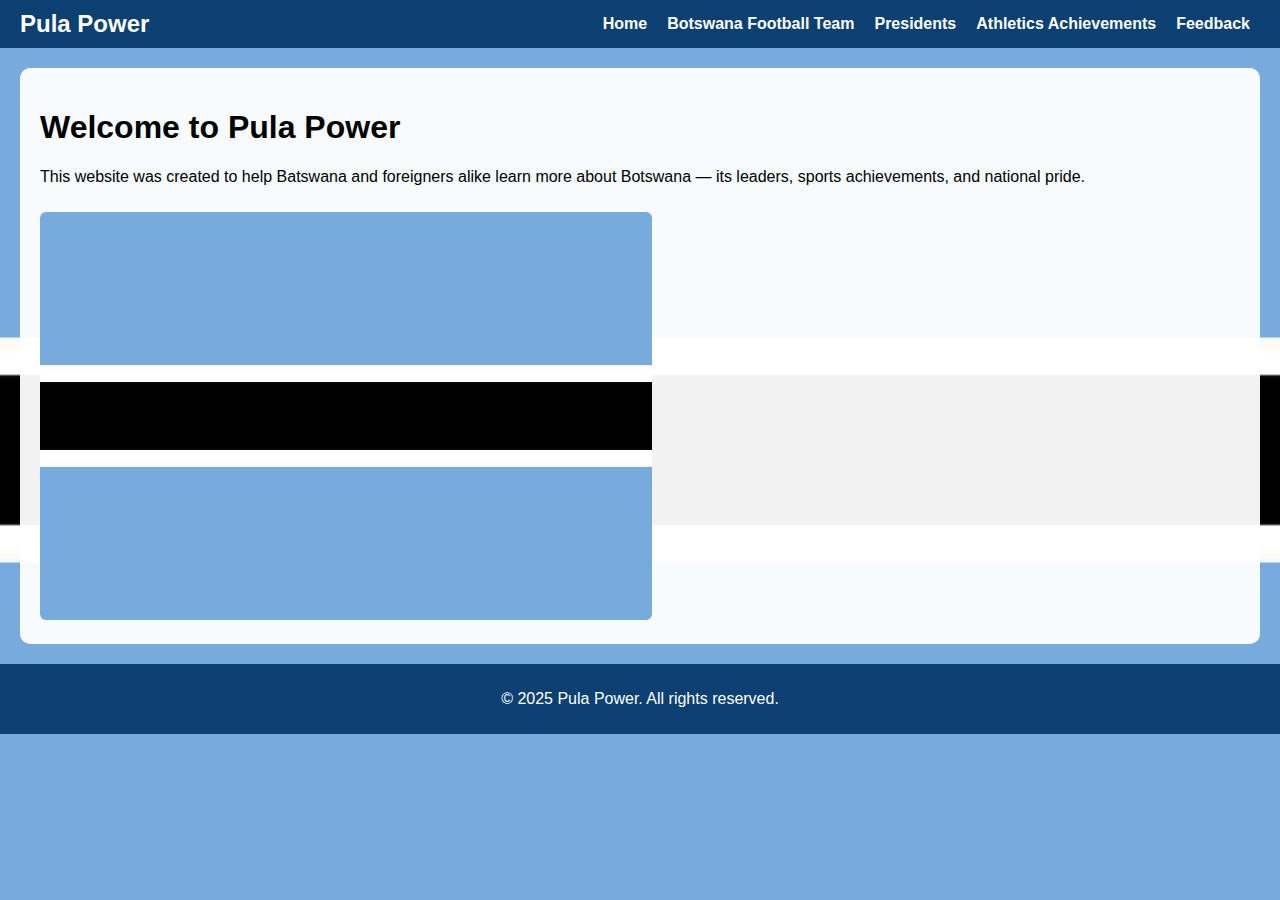
<file: index.html>
<!DOCTYPE html>
<html lang="en">
<head>
    <meta charset="UTF-8">
    <meta name="viewport" content="width=device-width, initial-scale=1.0">
    <title>Pula Power - Home</title>
    <link rel="stylesheet" href="style.css">
</head>
<body>
    <header class="site-header">
        <div class="wrapper">
            <div class="logo">Pula Power</div>
            <nav>
                <ul>
                    <li><a href="index.html">Home</a></li>
                    <li><a href="zebras.html">Botswana Football Team</a></li>
                    <li><a href="president.html">Presidents</a></li>
                    <li><a href="athletics.html">Athletics Achievements</a></li>
                    <li><a href="feedback.html">Feedback</a></li>
                </ul>
            </nav>
        </div>
    </header>

    <main>
        <h1>Welcome to Pula Power</h1>
        <p>This website was created to help Batswana and foreigners alike learn more about Botswana — its leaders, sports achievements, and national pride.

        </p>
        <img src="botswana-flagbg.jpg"Botswana Flag" style="max-width:100%;height:auto;">
    </main>

    <footer>
        <p>&copy; 2025 Pula Power. All rights reserved.</p>
    </footer>
</body>
</html>
</file>
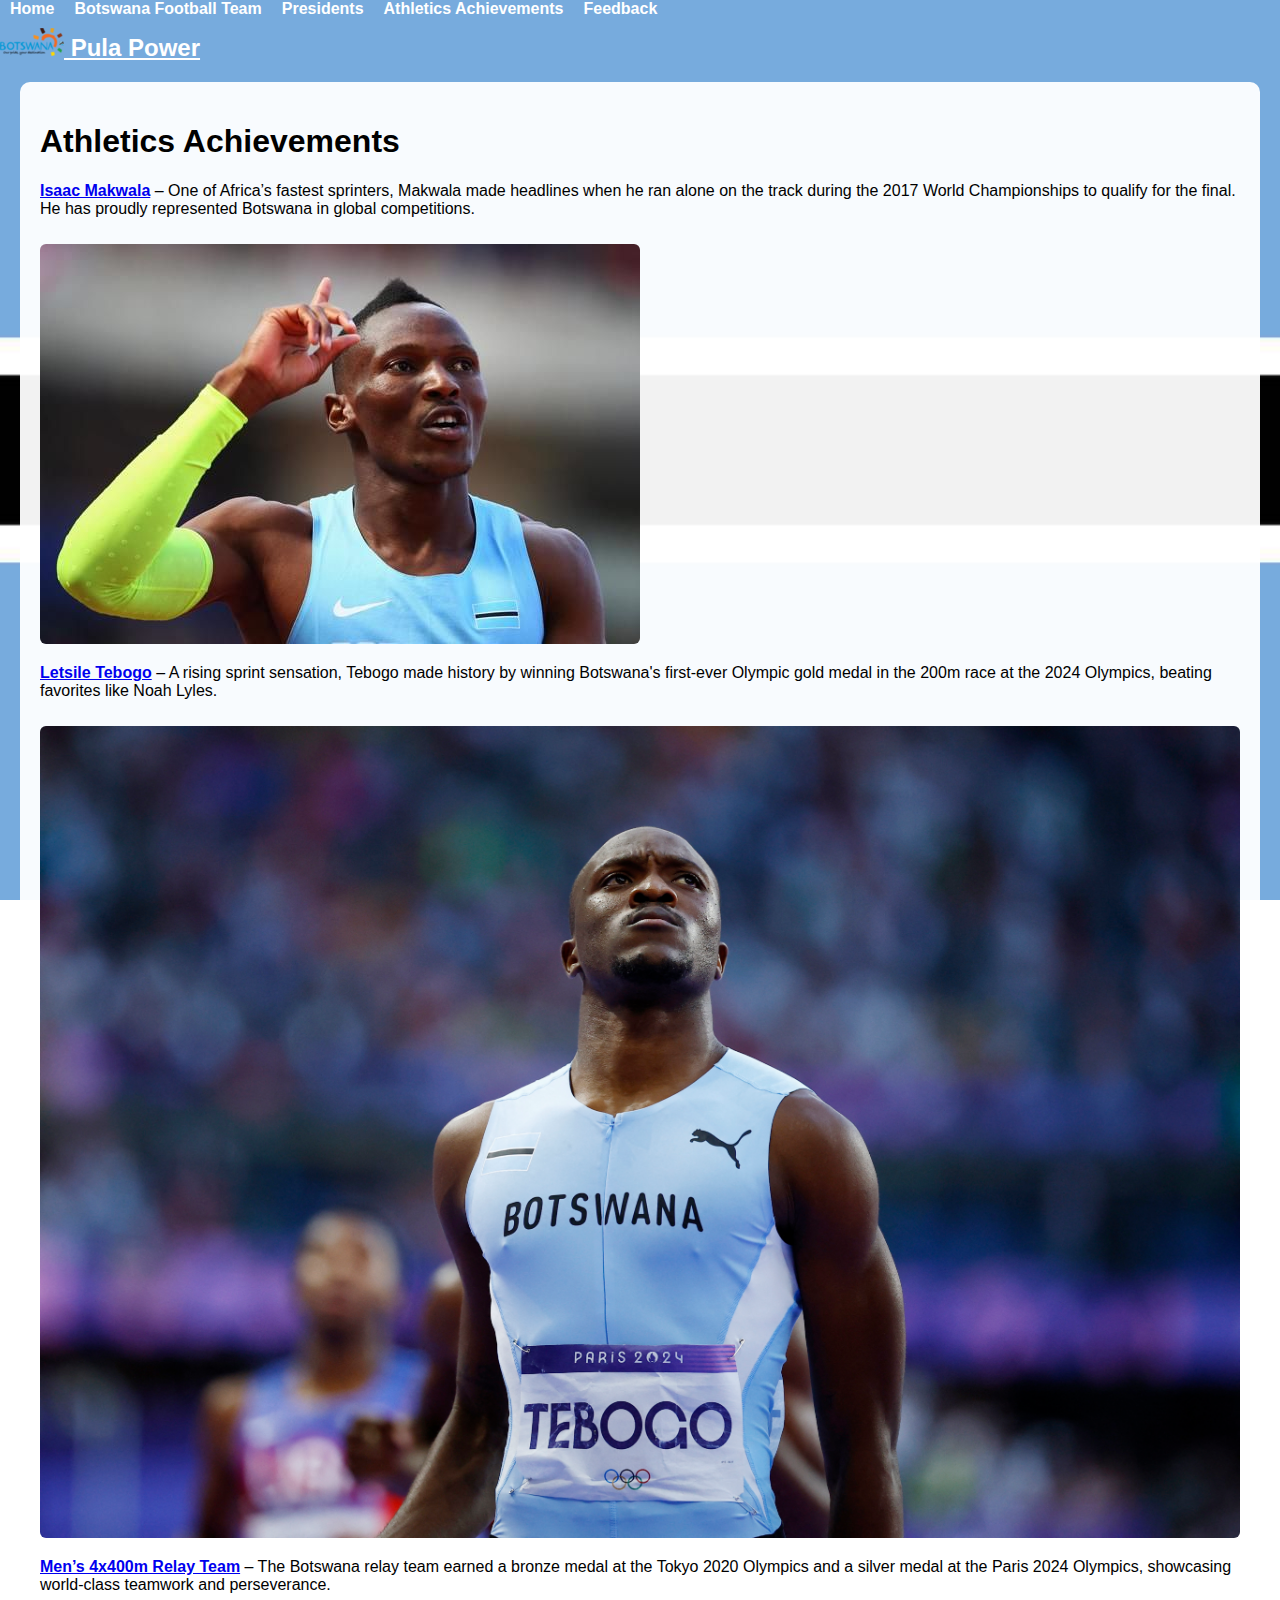
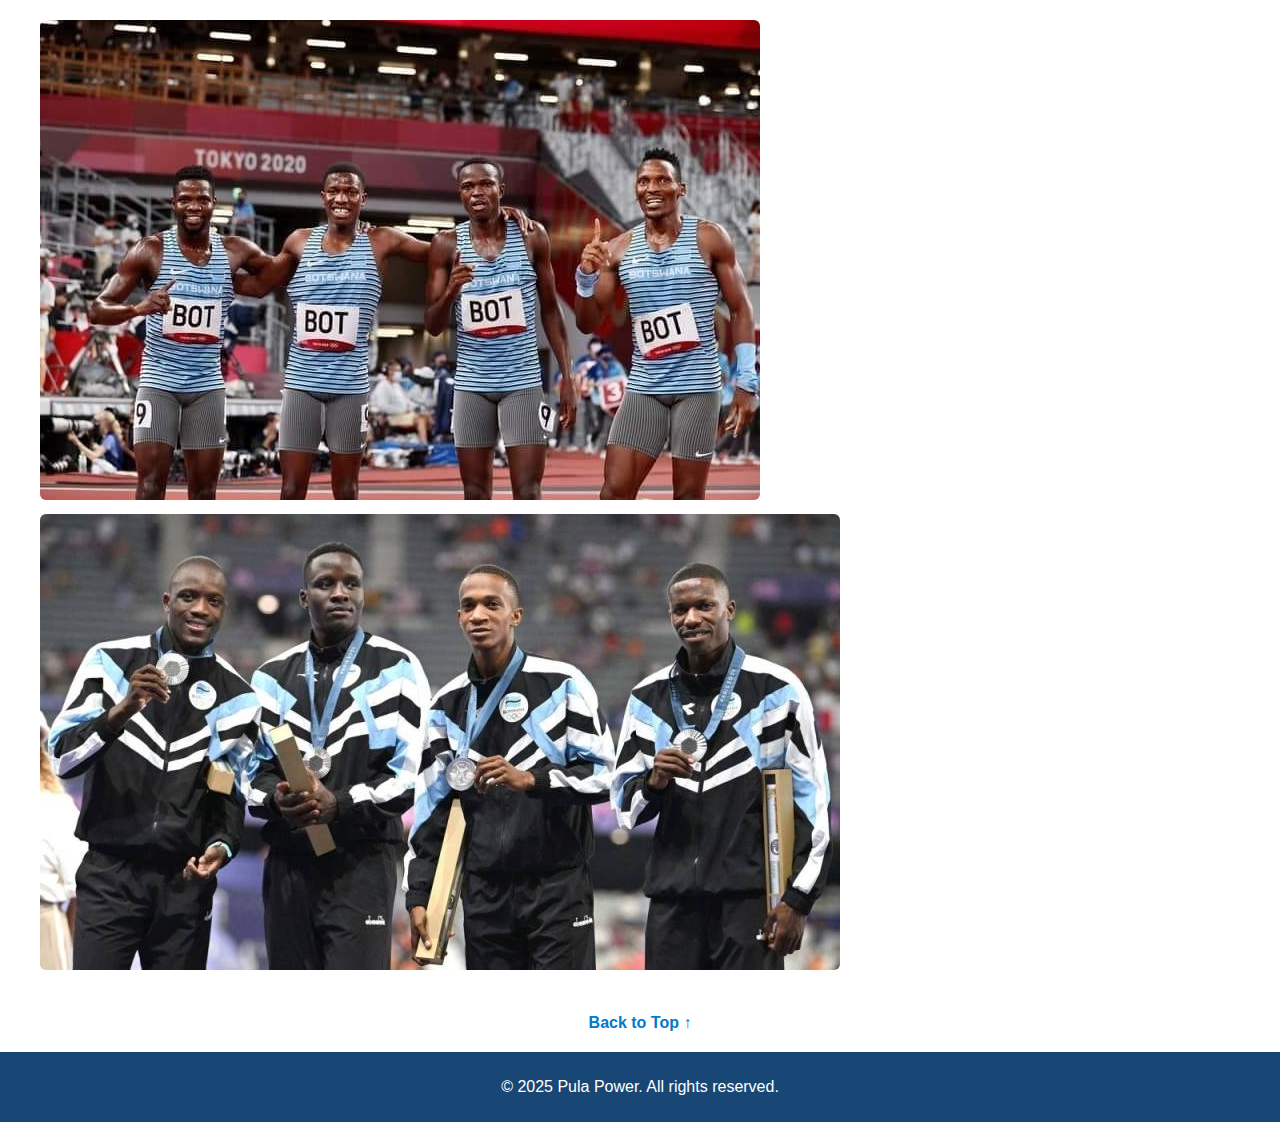
<file: athletics.html>
<!DOCTYPE html>
<html lang="en">
<head>
    <meta charset="UTF-8">
    <meta name="viewport" content="width=device-width, initial-scale=1.0">
    <title>Athletics Achievements</title>
    <link rel="shortcut icon" type="x-icon" href="botswana-flagbg.jpg" />
    <link rel="stylesheet" href="style.css">
    
</head>
<body id="top">
    <nav>
    <ul>
        <li><a href="index.html">Home</a></li>
        <li><a href="zebras.html">Botswana Football Team</a></li>
        <li><a href="president.html">Presidents</a></li>
        <li><a href="athletics.html">Athletics Achievements</a></li>
        <li><a href="feedback.html">Feedback</a></li>
    </ul>
    <a href="index.html" class="logo">
        <img src="pridemark (2).png" alt="Pula Power Logo" class="logo-img">
        Pula Power
    </a>
</nav>

     <main>
    <h1>Athletics Achievements</h1>

    <p>
        <strong><a href="https://worldathletics.org/athletes/botswana/isaac-makwala-14204964" target="_blank" rel="noopener noreferrer">Isaac Makwala</a></strong> – One of Africa’s fastest sprinters, Makwala made headlines when he ran alone on the track during the 2017 World Championships to qualify for the final. He has proudly represented Botswana in global competitions.
    </p>
    <img src="makwala.jpg" alt="Isaac Makwala" class="athlete-image">

    <p>
        <strong><a href="https://worldathletics.org/athletes/botswana/letsile-tebogo-14808574" target="_blank" rel="noopener noreferrer">Letsile Tebogo</a></strong> – A rising sprint sensation, Tebogo made history by winning Botswana's first-ever Olympic gold medal in the 200m race at the 2024 Olympics, beating favorites like Noah Lyles.
    </p>
    <img src="letsile.jpg" alt="Letsile Tebogo" class="athlete-image">

    <p>
        <strong><a href="https://olympics.com/en/athletes/botswana-4x400m-men" target="_blank" rel="noopener noreferrer">Men’s 4x400m Relay Team</a></strong> – The Botswana relay team earned a bronze medal at the Tokyo 2020 Olympics and a silver medal at the Paris 2024 Olympics, showcasing world-class teamwork and perseverance.
    </p>
    <img src="2020 relay team.jpg" alt="2020 Relay Team" class="athlete-image"><img src="2024 relay team.jpg" alt="2024 Relay Team" class="athlete-image">
    

</main>

<div style="text-align: center; margin: 20px 0;">
        <a href="#top" style="text-decoration: none; font-weight: bold; color: #007acc;">Back to Top ↑</a>
    </div>

    <footer>
        <p>&copy; 2025 Pula Power. All rights reserved.</p>
    </footer>
</body>
</html>
</file>
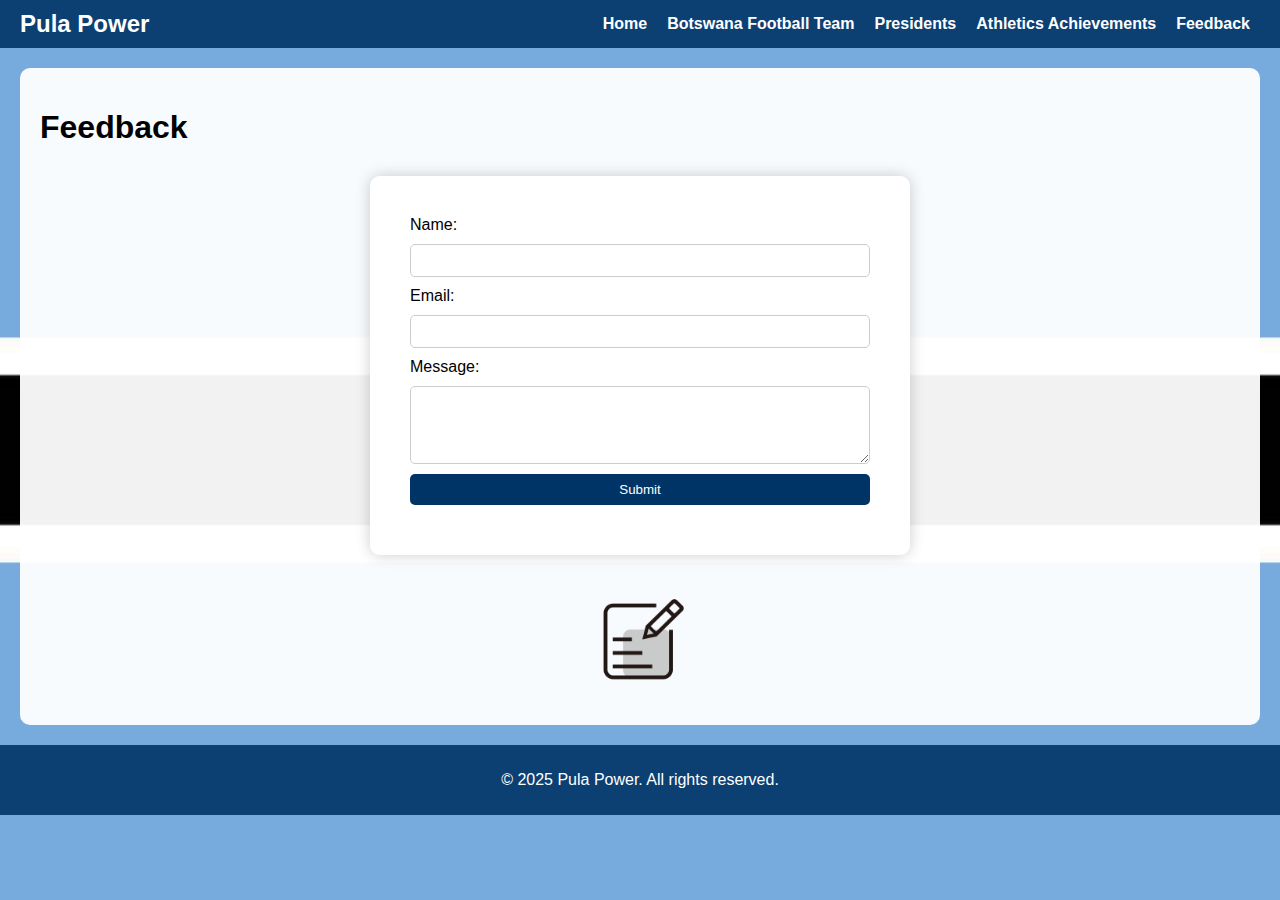
<file: feedback.html>
<!DOCTYPE html>
<html lang="en">
<head>
    <meta charset="UTF-8">
    <meta name="viewport" content="width=device-width, initial-scale=1.0">
    <link rel="shortcut icon" type="x-icon" href="feedback.icon.png">
    <title>Feedback</title>
    <link rel="stylesheet" href="style.css">
    <style>
        .feedback-form-container {
            background-color: rgba(255, 255, 255, 0.95);
            max-width: 500px;
            margin: 30px auto;
            padding: 20px;
            border-radius: 10px;
            box-shadow: 0 0 15px rgba(0,0,0,0.2);
        }

        .feedback-form-container label,
        .feedback-form-container input,
        .feedback-form-container textarea {
            display: block;
            width: 100%;
            margin-bottom: 10px;
        }

        .feedback-form-container input,
        .feedback-form-container textarea {
            padding: 8px;
            border-radius: 5px;
            border: 1px solid #ccc;
        }

        .feedback-form-container input[type="submit"] {
            background-color: #003366;
            color: white;
            border: none;
            cursor: pointer;
        }

        .feedback-form-container input[type="submit"]:hover {
            background-color: #0055aa;
        }
    </style>
</head>
<body>
    <header class="site-header">
        <div class="wrapper">
            <div class="logo">Pula Power</div>
            <nav>
                <ul>
                    <li><a href="index.html">Home</a></li>
                    <li><a href="zebras.html">Botswana Football Team</a></li>
                    <li><a href="president.html">Presidents</a></li>
                    <li><a href="athletics.html">Athletics Achievements</a></li>
                    <li><a href="feedback.html">Feedback</a></li>
                </ul>
            </nav>
        </div>
    </header>

    <main>
        <h1>Feedback</h1>
        <div class="feedback-form-container">
            <form action="#" method="POST">
                <label for="name">Name:</label>
                <input type="text" id="name" name="name" required>

                <label for="email">Email:</label>
                <input type="email" id="email" name="email" required>

                <label for="message">Message:</label>
                <textarea id="message" name="message" rows="4" required></textarea>

                <input type="submit" value="Submit">
            </form>
        </div>
        <img src="feedback.icon.png" alt="Feedback Icon" style="max-width:100px;height:auto;margin:20px auto;display:block;">
    </main>

    <footer>
        <p>&copy; 2025 Pula Power. All rights reserved.</p>
    </footer>
</body>
</html>
</file>
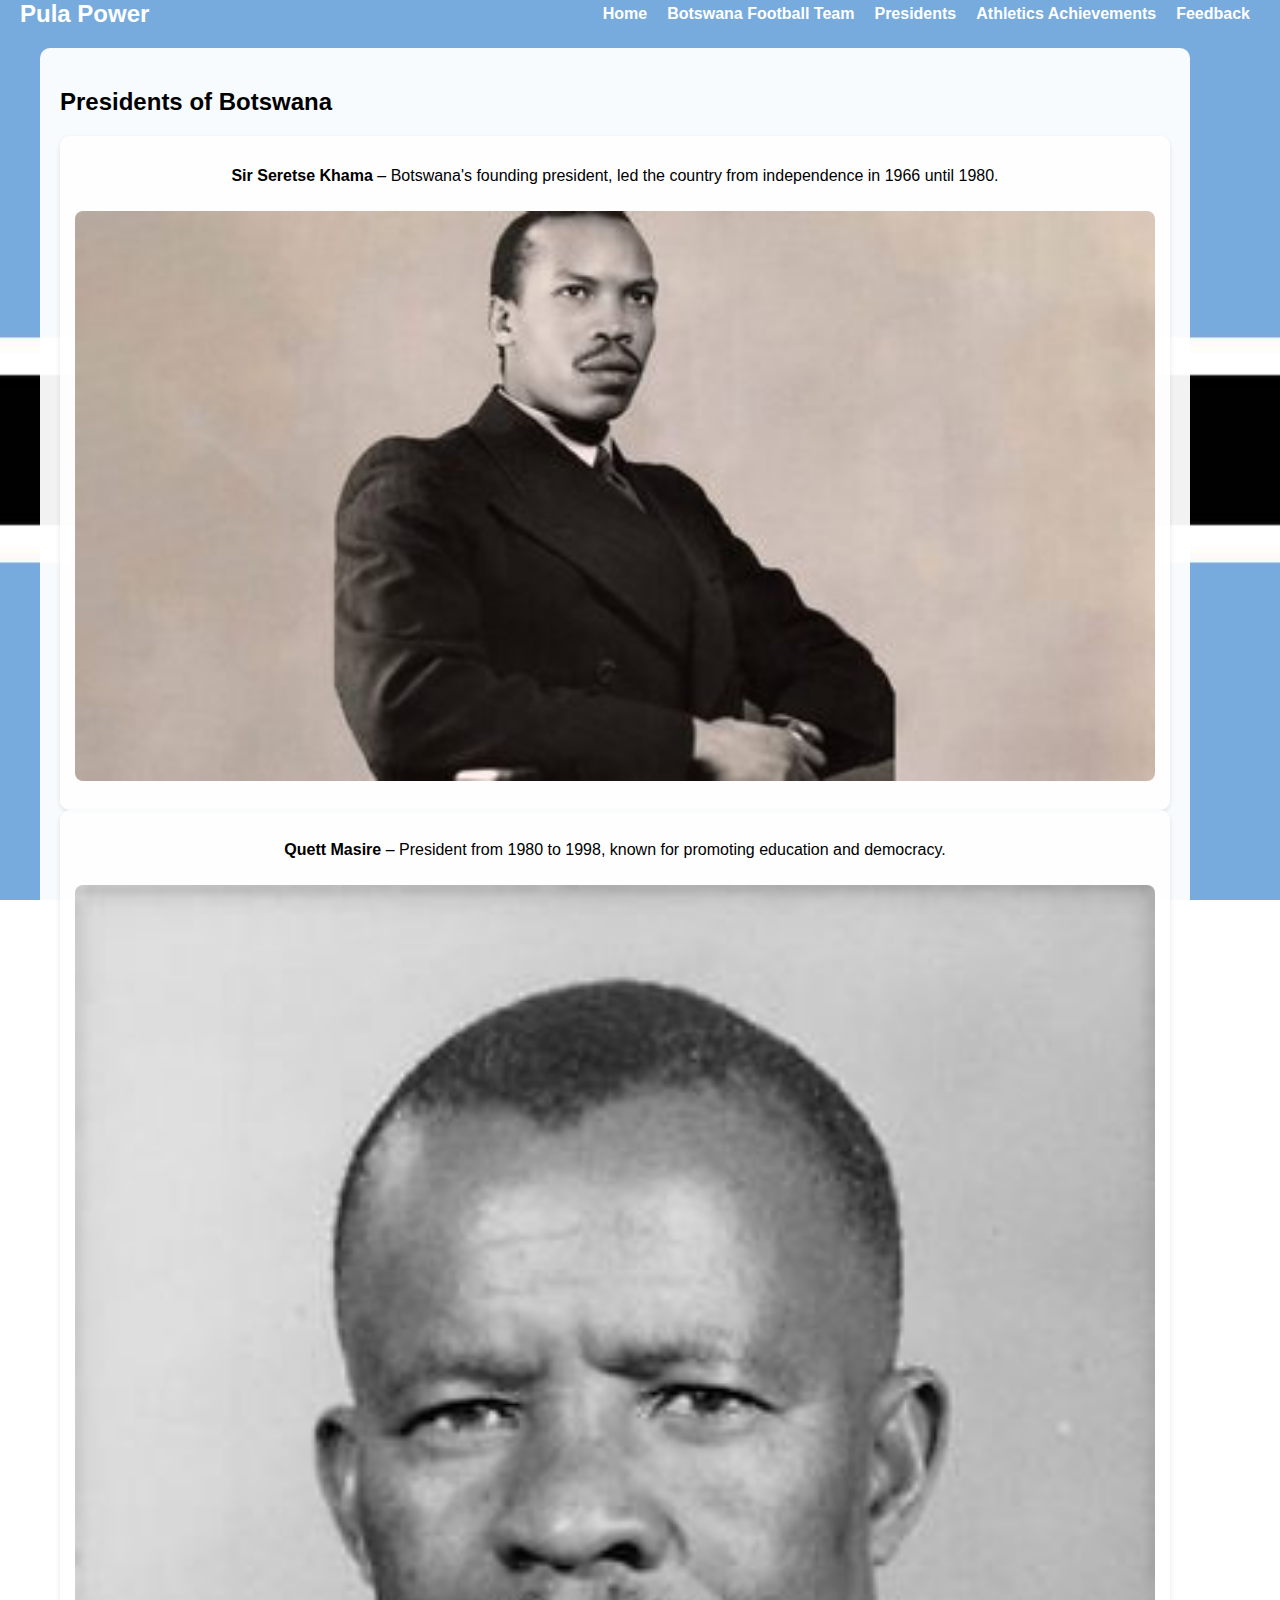
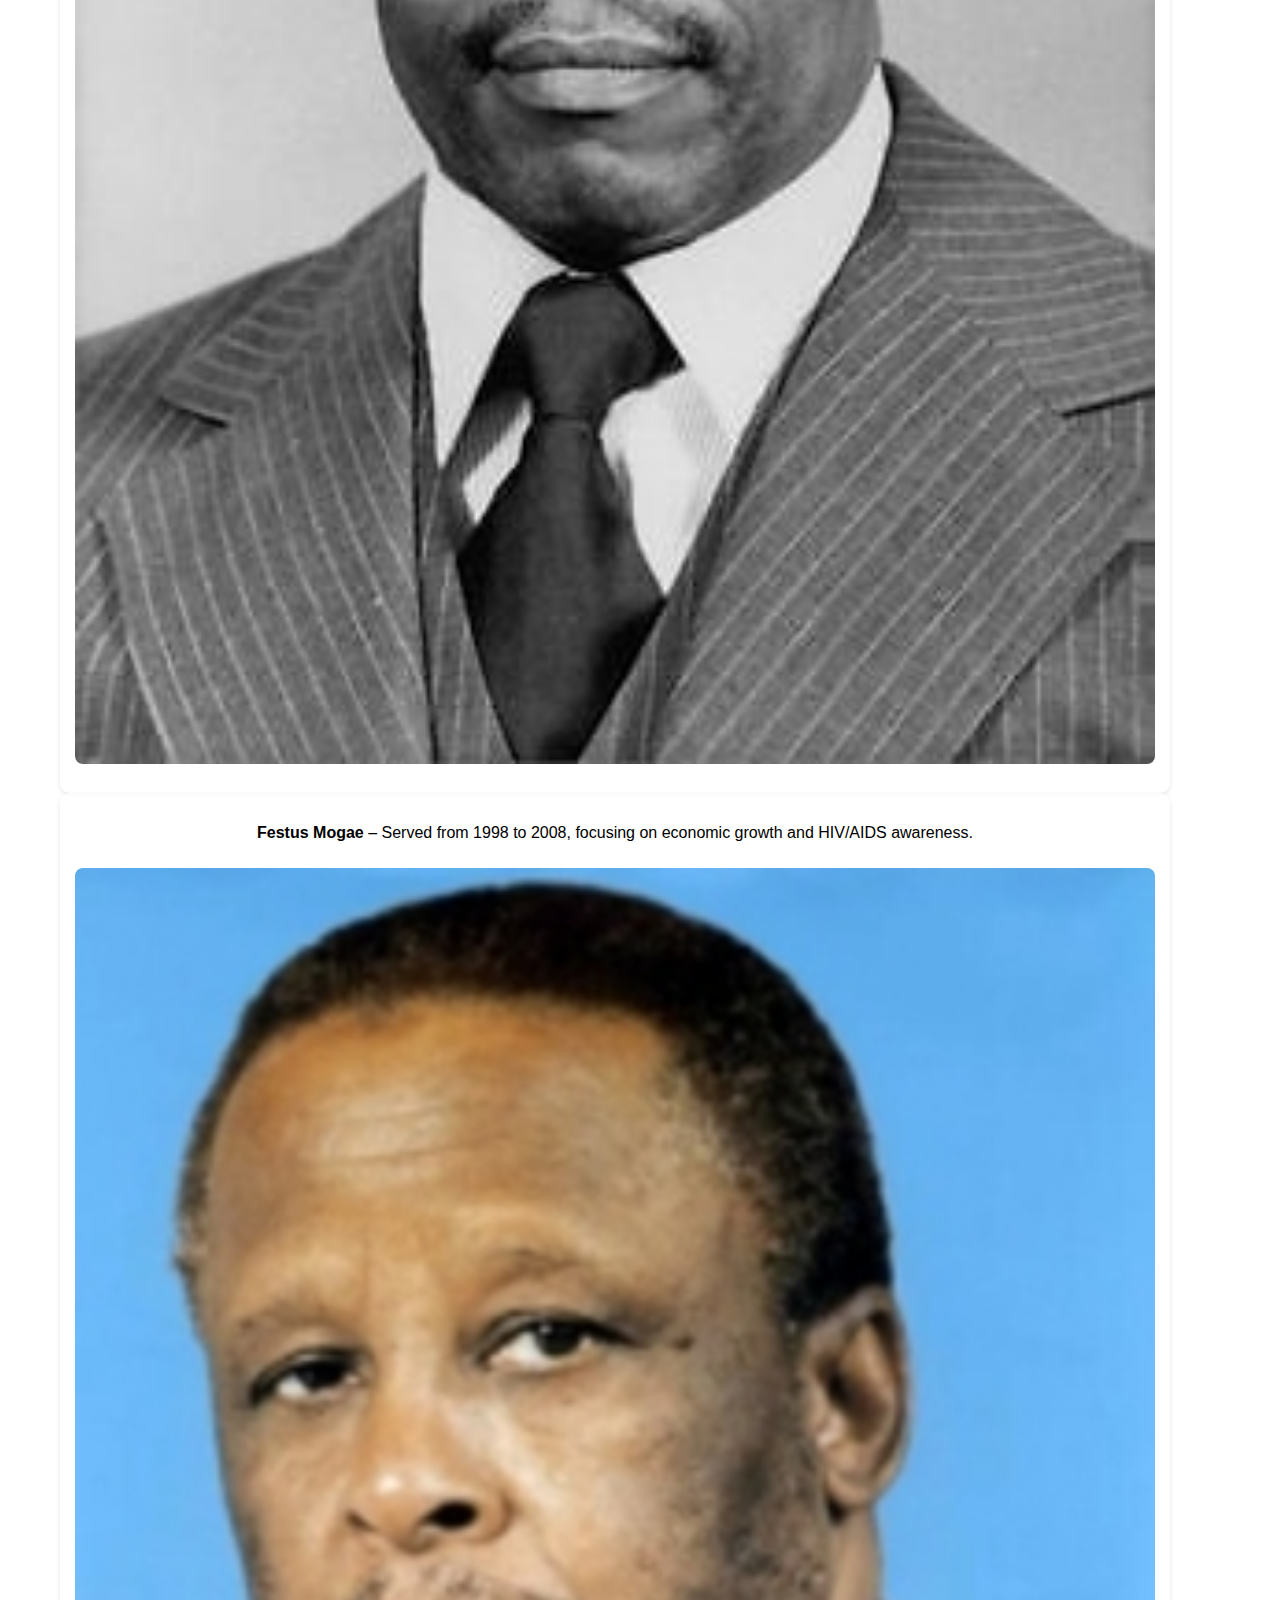
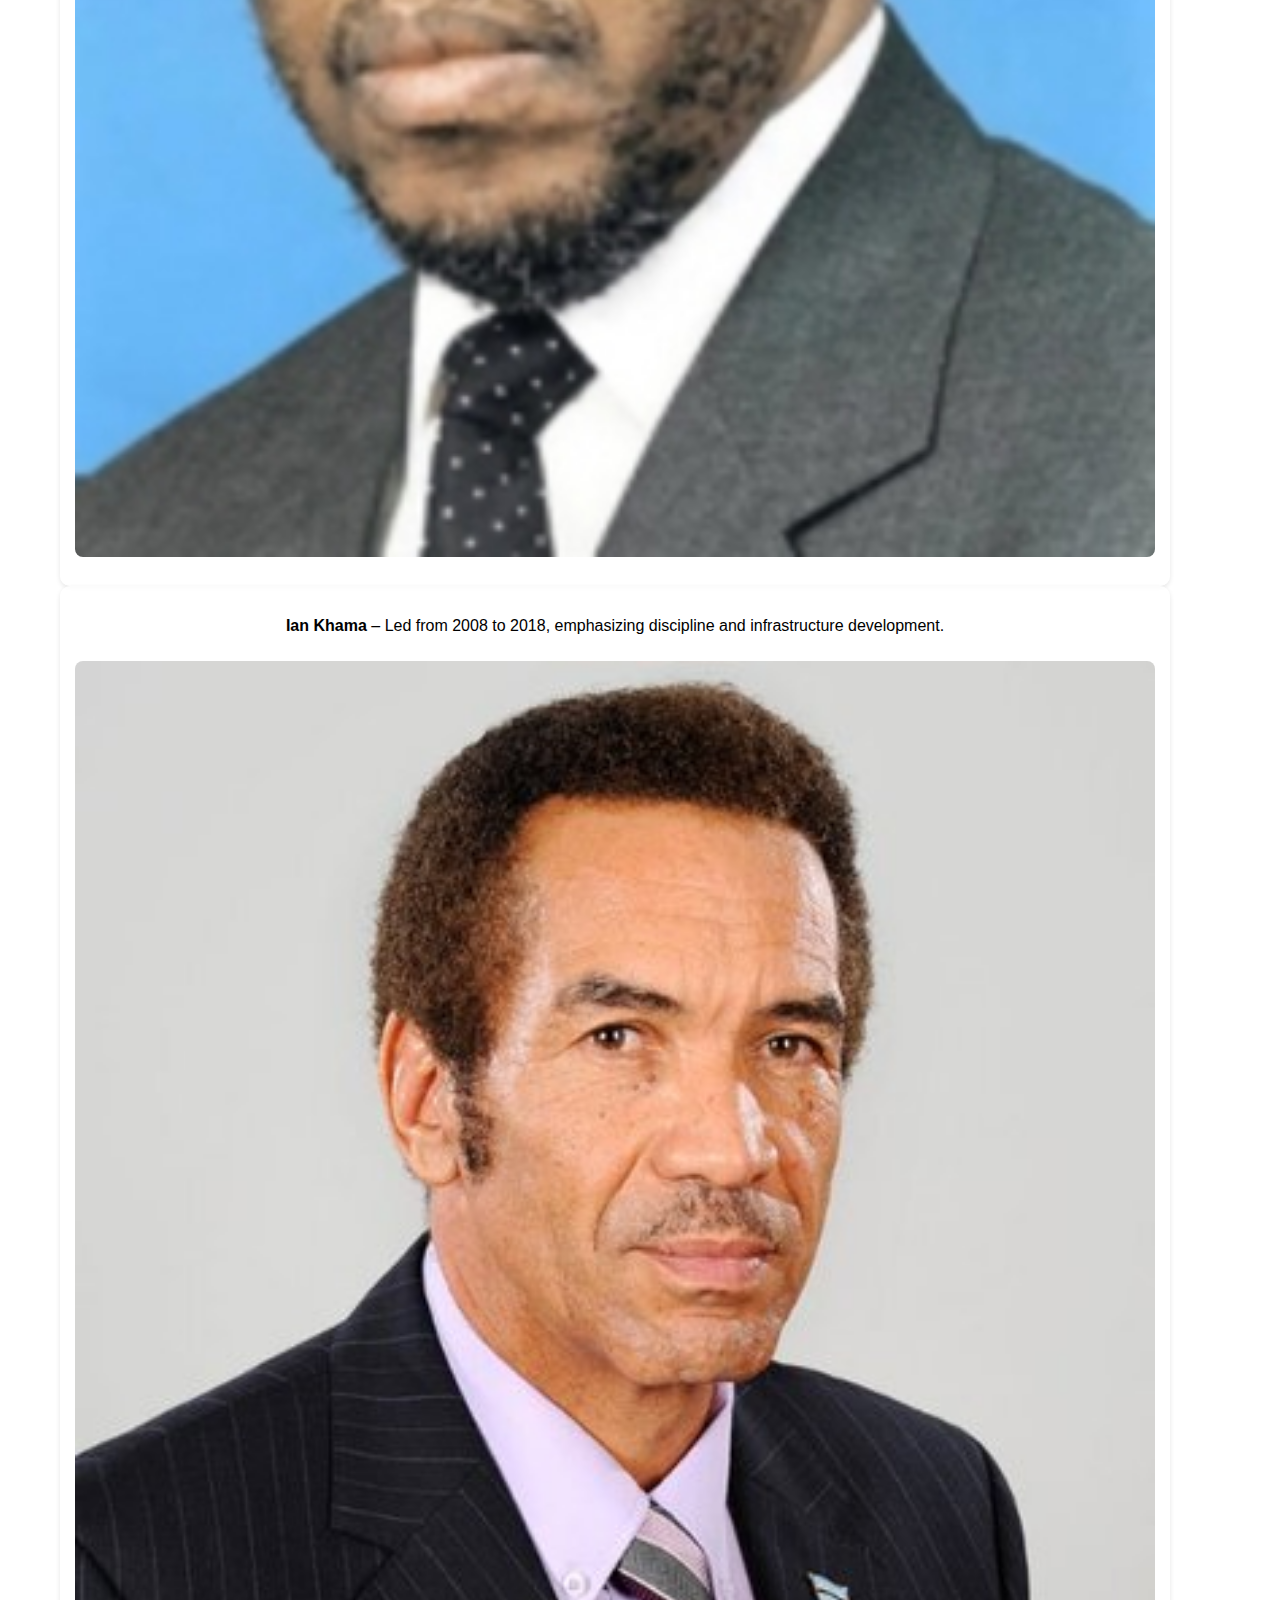
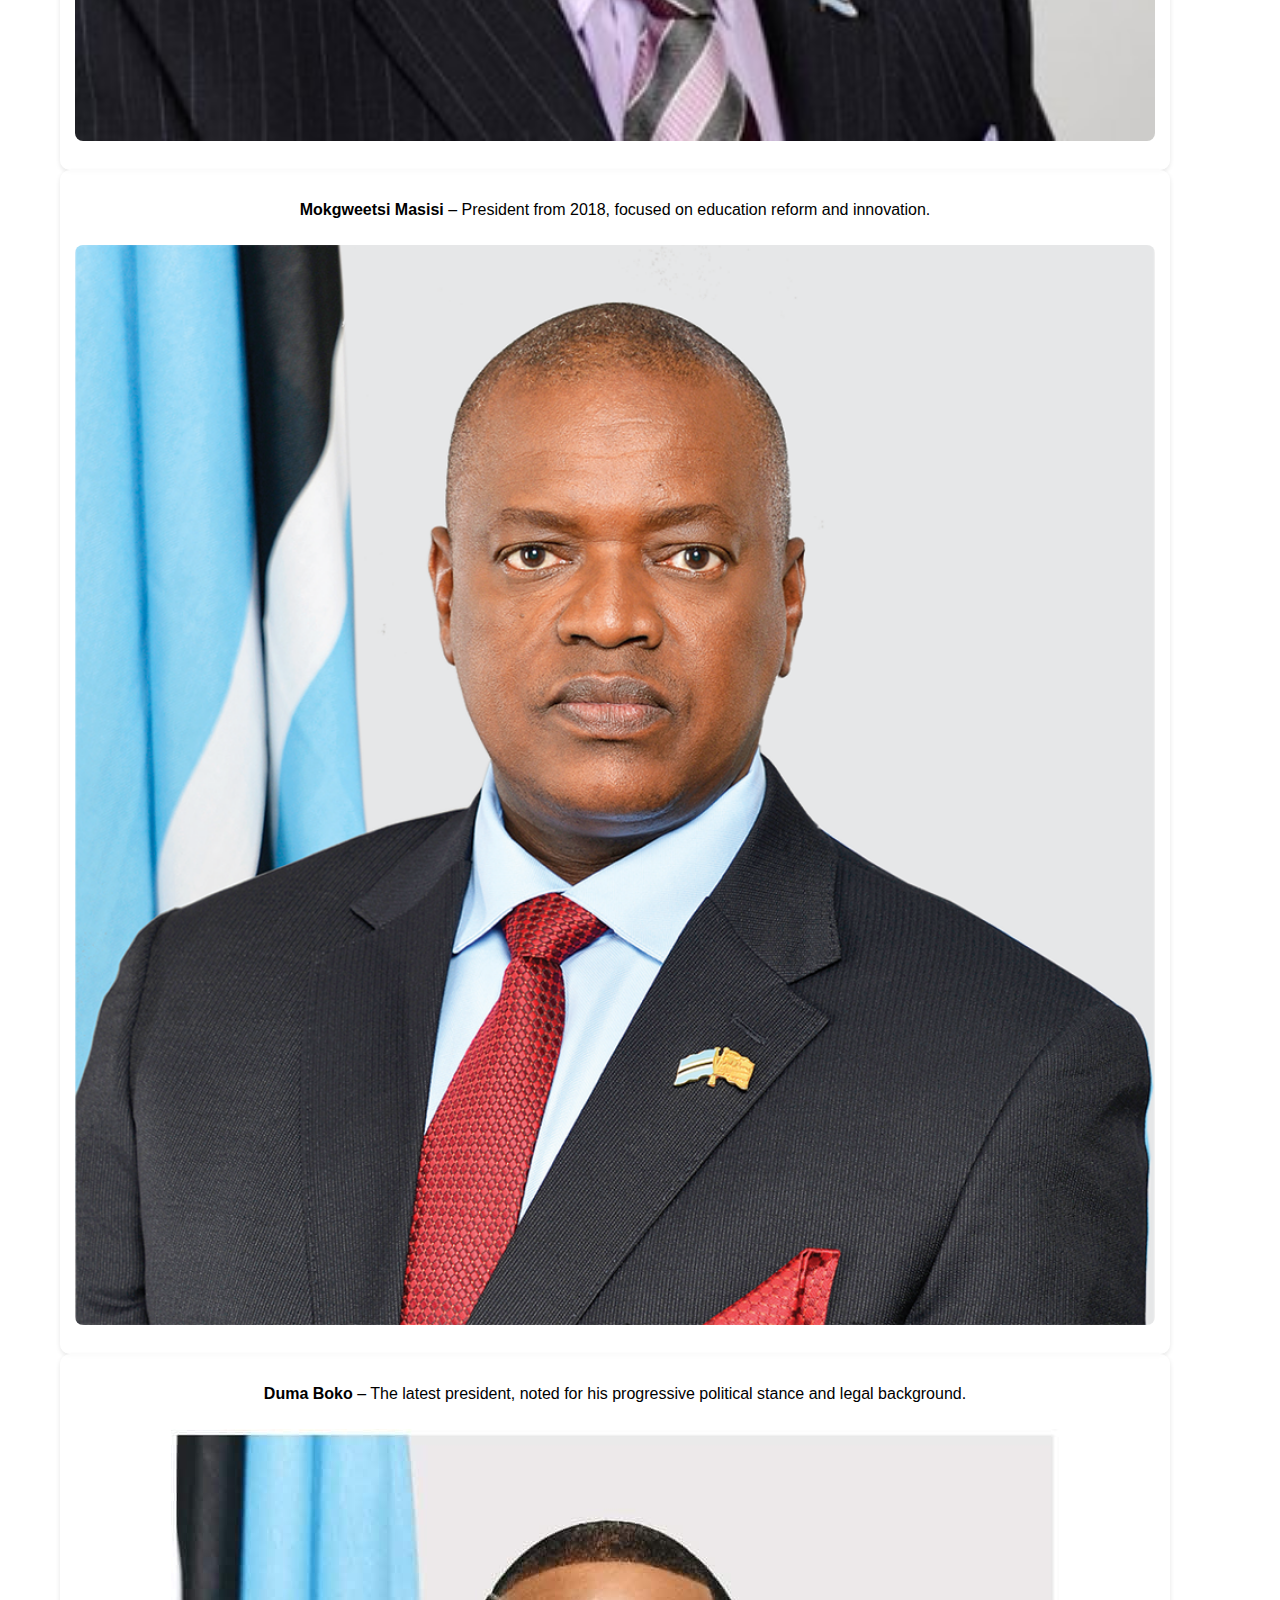
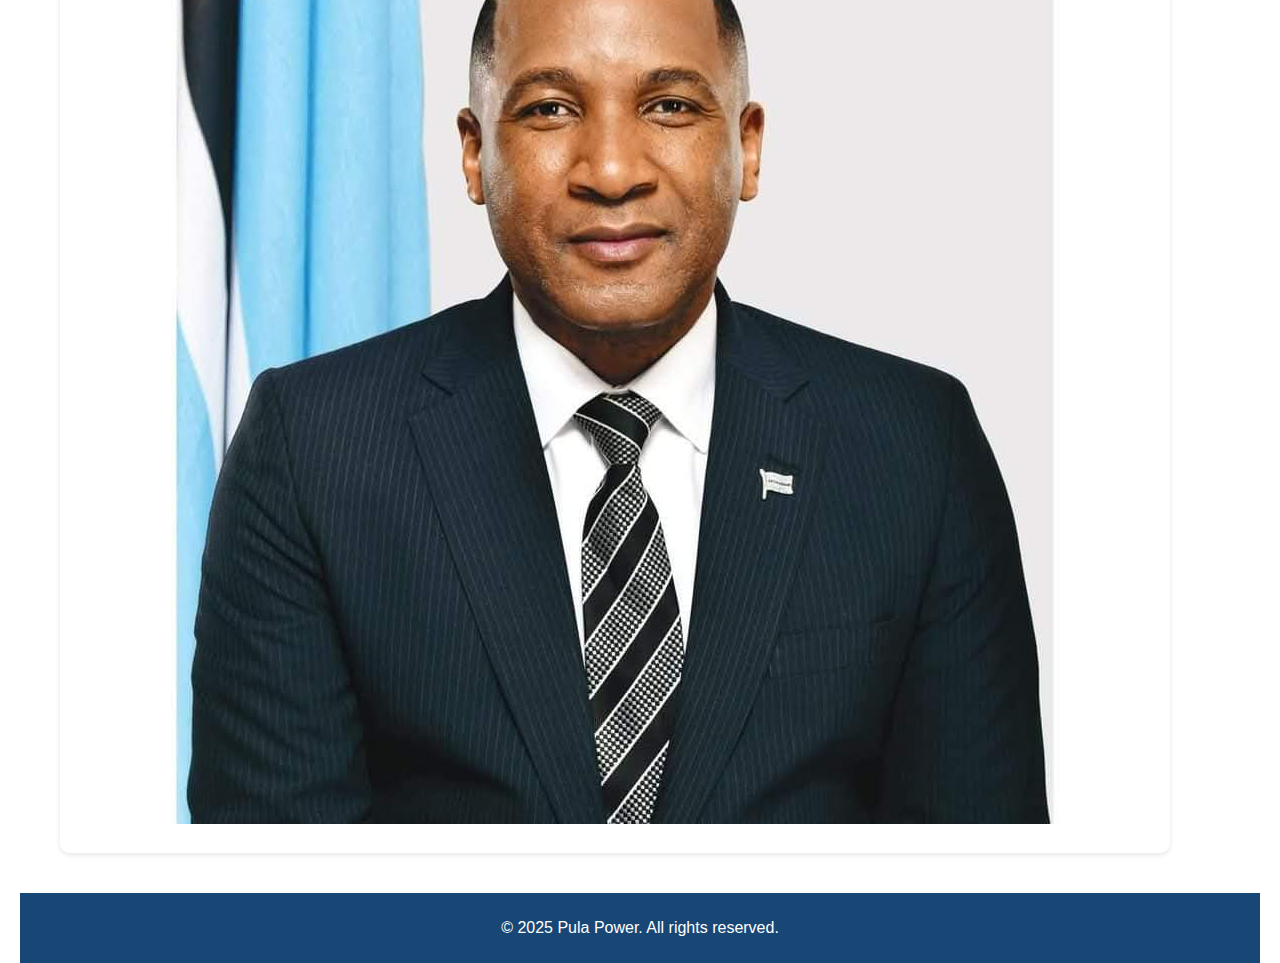
<file: president.html>
<!DOCTYPE html>
<html lang="en">
<head>
    <meta charset="UTF-8">
    <meta name="viewport" content="width=device-width, initial-scale=1.0">
    <title>Presidents of Botswana</title>
    <link rel="stylesheet" href="style.css">
</head>
<body>
    <div class="wrapper">
        <div class="logo">Pula Power</div>
        <nav>
            <ul>
                <li><a href="index.html">Home</a></li>
                <li><a href="zebras.html">Botswana Football Team</a></li>
                <li><a href="president.html">Presidents</a></li>
                <li><a href="athletics.html">Athletics Achievements</a></li>
                <li><a href="feedback.html">Feedback</a></li>
            </ul>
        </nav>

        <main>
            <h2>Presidents of Botswana</h2>
            <div class="presidents-container">
                <div class="president-card">
                    <p><strong>Sir Seretse Khama</strong> – Botswana's founding president, led the country from independence in 1966 until 1980.</p>
                    <img src="seretse khama.jpg" alt="Sir Seretse Khama" class="president-image">
                </div>
                <div class="president-card">
                    <p><strong>Quett Masire</strong> – President from 1980 to 1998, known for promoting education and democracy.</p>
                    <img src="ketumile masire.jpg" alt="Quett Masire" class="president-image">
                </div>
                <div class="president-card">
                    <p><strong>Festus Mogae</strong> – Served from 1998 to 2008, focusing on economic growth and HIV/AIDS awareness.</p>
                    <img src="festus mogae.jpg" alt="Festus Mogae" class="president-image">
                </div>
                <div class="president-card">
                    <p><strong>Ian Khama</strong> – Led from 2008 to 2018, emphasizing discipline and infrastructure development.</p>
                    <img src="ian khama.jpeg" alt="Ian Khama" class="president-image">
                </div>
                <div class="president-card">
                    <p><strong>Mokgweetsi Masisi</strong> – President from 2018, focused on education reform and innovation.</p>
                    <img src="masisi.png" alt="Mokgweetsi Masisi" class="president-image">
                </div>
                <div class="president-card">
                    <p><strong>Duma Boko</strong> – The latest president, noted for his progressive political stance and legal background.</p>
                    <img src="boko.jpg" alt="Duma Boko" class="president-image">
                </div>
            </div>
        </main>

        <footer>
            <p>&copy; 2025 Pula Power. All rights reserved.</p>
        </footer>
    </div>
</body>
</html>
</file>
<file: style.css>
/* General Styles */
body {
    font-family: Arial, sans-serif;
    margin: 0;
    padding: 0;
    background: url('botswana-flagbg.jpg') no-repeat center center fixed;
    background-size: cover;
    color: #000;
}

/* Header and Navigation */
.site-header {
    background-color: rgba(0, 51, 102, 0.9);
    padding: 10px 0;
}

.wrapper {
    display: flex;
    align-items: center;
    justify-content: space-between;
    padding: 0 20px;
    flex-wrap: wrap;
}

.logo {
    font-size: 24px;
    color: white;
    font-weight: bold;
    margin-right: 20px;
    flex-shrink: 0;
}

nav ul {
    list-style: none;
    display: flex;
    flex-wrap: wrap;
    padding: 0;
    margin: 0;
}

nav ul li {
    margin: 0 10px;
}

nav ul li a {
    color: white;
    text-decoration: none;
    font-weight: bold;
}

nav ul li a:hover {
    text-decoration: underline;
}

/* Main Content */
main {
    padding: 20px;
    background-color: rgba(255, 255, 255, 0.95);
    margin: 20px;
    border-radius: 10px;
}

/* Footer */
footer {
    background-color: rgba(0, 51, 102, 0.9);
    color: white;
    text-align: center;
    padding: 10px 0;
    position: relative;
    bottom: 0;
    width: 100%;
}

/* Feedback Form */
form {
    background-color: #ffffffd0;
    padding: 20px;
    border-radius: 8px;
    max-width: 600px;
    margin: auto;
}

input[type="text"],
input[type="email"],
textarea {
    width: 100%;
    padding: 10px;
    margin: 10px 0;
    border: 1px solid #003366;
    border-radius: 4px;
    box-sizing: border-box;
}

input[type="submit"] {
    background-color: #003366;
    color: white;
    padding: 10px 20px;
    border: none;
    cursor: pointer;
    border-radius: 4px;
}

input[type="submit"]:hover {
    background-color: #005599;
}

/* Images */
img {
    max-width: 100%;
    height: auto;
    margin-top: 10px;
    border-radius: 6px;
}

/* Responsive */
@media (max-width: 768px) {
    .wrapper {
        flex-direction: column;
        align-items: flex-start;
    }

    nav ul {
        flex-direction: column;
        width: 100%;
    }

    nav ul li {
        margin: 5px 0;
    }
}
.presidents-grid {
    display: grid;
    grid-template-columns: repeat(auto-fit, minmax(250px, 1fr));
    gap: 20px;
    margin-top: 20px;
}

.president-card {
    background-color: #ffffffcc;
    padding: 15px;
    border-radius: 10px;
    text-align: center;
    box-shadow: 0 2px 5px rgba(0,0,0,0.1);
}

.president-card img {
    width: 100%;
    height: auto;
    border-radius: 8px;
    margin-bottom: 10px;
}
</file>
